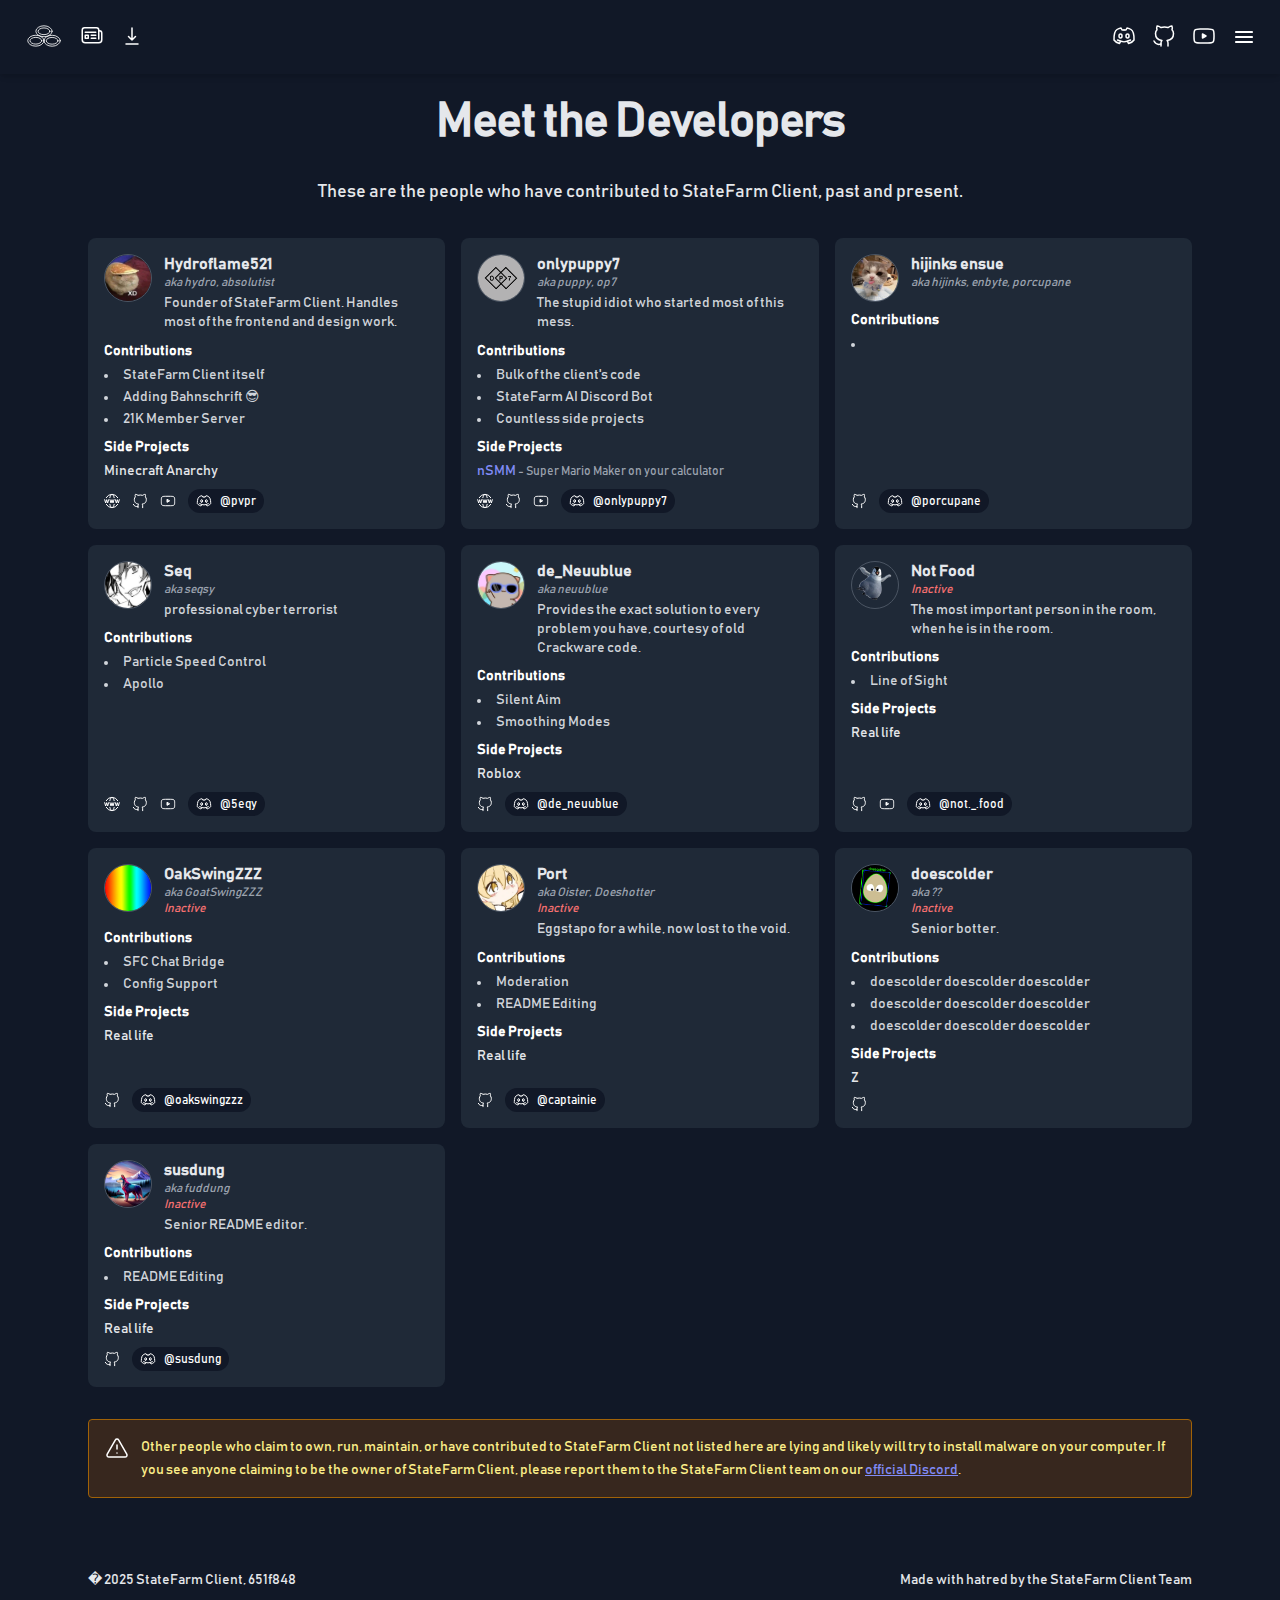
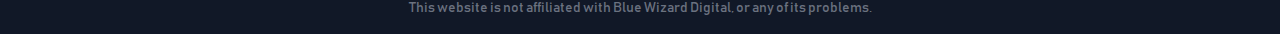
<file: about/devs/index.html>
<!DOCTYPE html><html lang="en" class="dark h-full"><head>
    <meta charset="UTF-8">
<meta name="viewport" content="width=device-width, initial-scale=1">
<title>About/Devs - StateFarm Client</title>
<link rel="icon" type="image/png" href="images/favicon.png">

<script src="js/tailwind.js"></script>

<link href="css/styles.css" rel="stylesheet">

<!-- seo crap -->

<meta name="description" content="StateFarm Client is a utility mod for Shell Shockers that enhances your gameplay experience with handy tools and overlays.">
<meta name="keywords" content="StateFarm Client, Shell Shockers, FPS, mod, utility">
<meta name="author" content="Hydroflame521">
<meta property="og:image" content="images/logo.png">
<meta name="twitter:image" content="/assets/logo.png">
</head>

<body class="min-h-screen flex flex-col bg-gray-900">
    

<nav class="bg-gray-900 flex items-center px-6 py-4 shadow-md relative">
    <div class="flex items-center space-x-4">
        
        <a href="/" class="hover:text-red-400 group relative flex items-center
                " style="padding-bottom: 2px;">
            <img src="images/statefarm.svg" alt="Home" class="h-10 icon-white transition-filter">
            <span class="absolute top-full mt-1 left-1/2 -translate-x-1/2 transform text-xs px-2 py-1 bg-gray-800 text-red-400 rounded opacity-0 group-hover:opacity-100 transition pointer-events-none whitespace-nowrap">
                Home
            </span>
        </a>
        
        <a href="/news" class="hover:text-indigo-400 group relative flex items-center
                " style="padding-bottom: 2px;">
            <img src="images/news.svg" alt="News" class="h-6 w-6 icon-white transition-filter">
            <span class="absolute top-full mt-1 left-1/2 -translate-x-1/2 transform text-xs px-2 py-1 bg-gray-800 text-indigo-400 rounded opacity-0 group-hover:opacity-100 transition pointer-events-none whitespace-nowrap">
                News
            </span>
        </a>
        
        <a href="/install" class="hover:text-indigo-400 group relative flex items-center
                " style="padding-bottom: 2px;">
            <img src="images/download.svg" alt="Install" class="h-6 w-6 icon-white transition-filter">
            <span class="absolute top-full mt-1 left-1/2 -translate-x-1/2 transform text-xs px-2 py-1 bg-gray-800 text-indigo-400 rounded opacity-0 group-hover:opacity-100 transition pointer-events-none whitespace-nowrap">
                Install
            </span>
        </a>
        

    </div>

    <ul class="ml-auto flex space-x-4 items-center">
        
        <a href="/discord" class="hover:text-indigo-400 group relative flex items-center
                " style="padding-bottom: 2px;">
            <img src="images/discord.svg" alt="Discord" class="h-6 w-6 icon-white transition-filter">
            <span class="absolute top-full mt-1 left-1/2 -translate-x-1/2 transform text-xs px-2 py-1 bg-gray-800 text-indigo-400 rounded opacity-0 group-hover:opacity-100 transition pointer-events-none whitespace-nowrap">
                Discord
            </span>
        </a>
        
        <a href="/github" class="hover:text-indigo-400 group relative flex items-center
                " style="padding-bottom: 2px;">
            <img src="images/github.svg" alt="GitHub" class="h-6 w-6 icon-white transition-filter">
            <span class="absolute top-full mt-1 left-1/2 -translate-x-1/2 transform text-xs px-2 py-1 bg-gray-800 text-indigo-400 rounded opacity-0 group-hover:opacity-100 transition pointer-events-none whitespace-nowrap">
                GitHub
            </span>
        </a>
        
        <a href="/youtube" class="hover:text-red-400 group relative flex items-center
                " style="padding-bottom: 2px;">
            <img src="images/youtube.svg" alt="YouTube" class="h-6 w-6 icon-white transition-filter">
            <span class="absolute top-full mt-1 left-1/2 -translate-x-1/2 transform text-xs px-2 py-1 bg-gray-800 text-red-400 rounded opacity-0 group-hover:opacity-100 transition pointer-events-none whitespace-nowrap">
                YouTube
            </span>
        </a>
        


        <button id="burgerBtn" class="ml-2 hover:text-indigo-400 group relative flex items-center">
            <img src="images/menu.svg" alt="More" class="h-6 w-6 icon-white transition-filter" id="burgerIcon">
            <span class="absolute top-full mt-1 left-1/2 -translate-x-1/2 transform text-xs px-2 py-1 bg-gray-800 text-indigo-400 rounded opacity-0 group-hover:opacity-100 transition pointer-events-none whitespace-nowrap">
                More
            </span>
        </button>

        <div id="burgerMenu" class="absolute top-full right-6 mt-2 w-64 bg-gray-800 rounded-lg shadow-lg z-50 hidden text-sm divide-y divide-gray-700">
            
            <div class="p-4">
                <a href="/install" class="flex items-center gap-2 text-indigo-400 hover:underline
                 " style="padding-bottom: 2px;">
                    <img src="images/download.svg" class="h-5 w-5 icon-white">
                    <span>Install</span>
                </a>
                
            </div>
            
            <div class="p-4">
                <a href="/about" class="flex items-center gap-2 text-indigo-400 hover:underline
                 " style="padding-bottom: 2px;">
                    <img src="images/info.svg" class="h-5 w-5 icon-white">
                    <span>About</span>
                </a>
                
                <ul class="ml-6 mt-2 space-y-1">
                    
                    <li>
                        <a href="/about/devs" class="text-gray-300 hover:text-indigo-300 block
                         pl-2 border-l-2 border-indigo-300" style="padding-bottom: 2px;">
                            Meet the Devs
                        </a>
                    </li>
                    
                    <li>
                        <a href="/about/projects" class="text-gray-300 hover:text-indigo-300 block
                         " style="padding-bottom: 2px;">
                            Our Projects
                        </a>
                    </li>
                    
                </ul>
                
            </div>
            
        </div>

</ul></nav>

<script>
    const burgerBtn = document.getElementById('burgerBtn');
    const burgerMenu = document.getElementById('burgerMenu');
    const burgerIcon = document.getElementById('burgerIcon');

    let isOpen = false;

    burgerBtn.addEventListener('click', () => {
        burgerMenu.classList.toggle('hidden');

        if (!isOpen) {
            burgerIcon.classList.remove('burger-spin-reverse');

            void burgerIcon.offsetWidth;
            burgerIcon.classList.add('burger-spin');
        } else {
            burgerIcon.classList.remove('burger-spin');

            void burgerIcon.offsetWidth;
            burgerIcon.classList.add('burger-spin-reverse');
        }

        isOpen = !isOpen;
    });

    document.addEventListener('click', e => {
        if (!burgerMenu.contains(e.target) && !burgerBtn.contains(e.target)) {
            if (!burgerMenu.classList.contains('hidden')) {
                burgerMenu.classList.add('hidden');

                burgerIcon.classList.remove('burger-spin');
                void burgerIcon.offsetWidth;
                burgerIcon.classList.add('burger-spin-reverse');

                isOpen = false;
            }
        }
    });
</script>

    <main class="flex-grow text-gray-200 font-bahnschrift">
        

<div class="max-w-6xl mx-auto p-6 space-y-8 text-gray-200">
    <h1 class="text-5xl font-extrabold tracking-tight text-center mb-8">Meet the Developers</h1>

    <p class="text-lg text-center max-w-3xl mx-auto mb-10">
        These are the people who have contributed to StateFarm Client, past and present.
    </p>

    <!-- <p class="text-sm text-center text-gray-400">
        
    </p> -->

    <div class="grid grid-cols-1 sm:grid-cols-2 lg:grid-cols-3 gap-4">
        
        <div class="bg-gray-800 rounded-lg p-4 space-y-2 text-sm flex flex-col justify-between">
            <div>
                <div class="flex items-start space-x-3">
                    <img src="images/hydro.png" alt="Hydroflame521's PFP" class="h-12 w-12 rounded-full border border-gray-600">
                    <div class="flex-1">
                        <h2 class="text-base font-semibold leading-tight">Hydroflame521</h2>
                        
                        <p class="text-xs text-gray-400 italic">aka hydro, absolutist</p>
                        
                        
                        <p class="mt-1 text-sm leading-snug text-gray-300">Founder of StateFarm Client. Handles most of the frontend and design work.</p>
                    </div>
                </div>

                <div>
                    <h3 class="text-sm font-semibold mt-2 mb-1 text-white">Contributions</h3>
                    <ul class="list-disc list-inside text-gray-300 space-y-0.5">
                        
                        <li>StateFarm Client itself</li>
                        
                        <li>Adding Bahnschrift 😎</li>
                        
                        <li>21K Member Server</li>
                        
                    </ul>
                </div>

                
                <div>
                    <h3 class="text-sm font-semibold mt-2 mb-1 text-white">Side Projects</h3>
                    <ul class="space-y-0.5">
                        
                        <li>
                            
                            <span>Minecraft Anarchy</span>
                            
                            
                        </li>
                        
                    </ul>
                </div>
                
            </div>

            
            <div class="flex items-center space-x-3 mt-2">
                
                <a href="https://foenem.vip" title="Website" class="hover:text-indigo-400" style="filter: invert(1);">
                    <img src="images/www.svg" class="h-4 w-4">
                </a>
                
                
                <a href="https://github.com/Hydroflame521" title="GitHub" class="hover:text-indigo-400" style="filter: invert(1);">
                    <img src="images/github.svg" class="h-4 w-4">
                </a>
                
                
                <a href="https://youtube.com/@Hydroflame521" title="YouTube" class="hover:text-indigo-400" style="filter: invert(1);">
                    <img src="images/youtube.svg" class="h-4 w-4">
                </a>
                
                
                <span class="flex items-center space-x-2 bg-gray-900 text-white rounded-full px-2 py-1 text-xs font-medium">
                    <img src="images/discord.svg" class="h-4 w-4" style="filter: invert(1);" alt="Discord">
                    <span>@pvpr</span>
                </span>
                
            </div>
            
        </div>

        
        <div class="bg-gray-800 rounded-lg p-4 space-y-2 text-sm flex flex-col justify-between">
            <div>
                <div class="flex items-start space-x-3">
                    <img src="images/onlypuppy7.png" alt="onlypuppy7's PFP" class="h-12 w-12 rounded-full border border-gray-600">
                    <div class="flex-1">
                        <h2 class="text-base font-semibold leading-tight">onlypuppy7</h2>
                        
                        <p class="text-xs text-gray-400 italic">aka puppy, op7</p>
                        
                        
                        <p class="mt-1 text-sm leading-snug text-gray-300">The stupid idiot who started most of this mess.</p>
                    </div>
                </div>

                <div>
                    <h3 class="text-sm font-semibold mt-2 mb-1 text-white">Contributions</h3>
                    <ul class="list-disc list-inside text-gray-300 space-y-0.5">
                        
                        <li>Bulk of the client's code</li>
                        
                        <li>StateFarm AI Discord Bot</li>
                        
                        <li>Countless side projects</li>
                        
                    </ul>
                </div>

                
                <div>
                    <h3 class="text-sm font-semibold mt-2 mb-1 text-white">Side Projects</h3>
                    <ul class="space-y-0.5">
                        
                        <li>
                            
                            <a href="https://github.com/onlypuppy7/nSMM" class="text-indigo-400 hover:underline">
                                nSMM
                            </a>
                            
                            
                            <span class="text-xs text-gray-400">- Super Mario Maker on your calculator</span>
                            
                        </li>
                        
                    </ul>
                </div>
                
            </div>

            
            <div class="flex items-center space-x-3 mt-2">
                
                <a href="https://onlypuppy7.online" title="Website" class="hover:text-indigo-400" style="filter: invert(1);">
                    <img src="images/www.svg" class="h-4 w-4">
                </a>
                
                
                <a href="https://github.com/onlypuppy7" title="GitHub" class="hover:text-indigo-400" style="filter: invert(1);">
                    <img src="images/github.svg" class="h-4 w-4">
                </a>
                
                
                <a href="https://youtube.com/@onlypuppy7" title="YouTube" class="hover:text-indigo-400" style="filter: invert(1);">
                    <img src="images/youtube.svg" class="h-4 w-4">
                </a>
                
                
                <span class="flex items-center space-x-2 bg-gray-900 text-white rounded-full px-2 py-1 text-xs font-medium">
                    <img src="images/discord.svg" class="h-4 w-4" style="filter: invert(1);" alt="Discord">
                    <span>@onlypuppy7</span>
                </span>
                
            </div>
            
        </div>

        
        <div class="bg-gray-800 rounded-lg p-4 space-y-2 text-sm flex flex-col justify-between">
            <div>
                <div class="flex items-start space-x-3">
                    <img src="images/hijinks.png" alt="hijinks ensue's PFP" class="h-12 w-12 rounded-full border border-gray-600">
                    <div class="flex-1">
                        <h2 class="text-base font-semibold leading-tight">hijinks ensue</h2>
                        
                        <p class="text-xs text-gray-400 italic">aka hijinks, enbyte, porcupane</p>
                        
                        
                        <p class="mt-1 text-sm leading-snug text-gray-300"></p>
                    </div>
                </div>

                <div>
                    <h3 class="text-sm font-semibold mt-2 mb-1 text-white">Contributions</h3>
                    <ul class="list-disc list-inside text-gray-300 space-y-0.5">
                        
                        <li></li>
                        
                    </ul>
                </div>

                
            </div>

            
            <div class="flex items-center space-x-3 mt-2">
                
                
                <a href="https://github.com/enbyte" title="GitHub" class="hover:text-indigo-400" style="filter: invert(1);">
                    <img src="images/github.svg" class="h-4 w-4">
                </a>
                
                
                
                <span class="flex items-center space-x-2 bg-gray-900 text-white rounded-full px-2 py-1 text-xs font-medium">
                    <img src="images/discord.svg" class="h-4 w-4" style="filter: invert(1);" alt="Discord">
                    <span>@porcupane</span>
                </span>
                
            </div>
            
        </div>

        
        <div class="bg-gray-800 rounded-lg p-4 space-y-2 text-sm flex flex-col justify-between">
            <div>
                <div class="flex items-start space-x-3">
                    <img src="images/seq.png" alt="Seq's PFP" class="h-12 w-12 rounded-full border border-gray-600">
                    <div class="flex-1">
                        <h2 class="text-base font-semibold leading-tight">Seq</h2>
                        
                        <p class="text-xs text-gray-400 italic">aka seqsy</p>
                        
                        
                        <p class="mt-1 text-sm leading-snug text-gray-300">professional cyber terrorist</p>
                    </div>
                </div>

                <div>
                    <h3 class="text-sm font-semibold mt-2 mb-1 text-white">Contributions</h3>
                    <ul class="list-disc list-inside text-gray-300 space-y-0.5">
                        
                        <li>Particle Speed Control</li>
                        
                        <li>Apollo</li>
                        
                    </ul>
                </div>

                
            </div>

            
            <div class="flex items-center space-x-3 mt-2">
                
                <a href="https://seqsy.de" title="Website" class="hover:text-indigo-400" style="filter: invert(1);">
                    <img src="images/www.svg" class="h-4 w-4">
                </a>
                
                
                <a href="https://github.com/TheRealSeq" title="GitHub" class="hover:text-indigo-400" style="filter: invert(1);">
                    <img src="images/github.svg" class="h-4 w-4">
                </a>
                
                
                <a href="https://www.youtube.com/@GhosthunterZero" title="YouTube" class="hover:text-indigo-400" style="filter: invert(1);">
                    <img src="images/youtube.svg" class="h-4 w-4">
                </a>
                
                
                <span class="flex items-center space-x-2 bg-gray-900 text-white rounded-full px-2 py-1 text-xs font-medium">
                    <img src="images/discord.svg" class="h-4 w-4" style="filter: invert(1);" alt="Discord">
                    <span>@5eqy</span>
                </span>
                
            </div>
            
        </div>

        
        <div class="bg-gray-800 rounded-lg p-4 space-y-2 text-sm flex flex-col justify-between">
            <div>
                <div class="flex items-start space-x-3">
                    <img src="images/neuublue.png" alt="de_Neuublue's PFP" class="h-12 w-12 rounded-full border border-gray-600">
                    <div class="flex-1">
                        <h2 class="text-base font-semibold leading-tight">de_Neuublue</h2>
                        
                        <p class="text-xs text-gray-400 italic">aka neuublue</p>
                        
                        
                        <p class="mt-1 text-sm leading-snug text-gray-300">Provides the exact solution to every problem you have, courtesy of old Crackware code.</p>
                    </div>
                </div>

                <div>
                    <h3 class="text-sm font-semibold mt-2 mb-1 text-white">Contributions</h3>
                    <ul class="list-disc list-inside text-gray-300 space-y-0.5">
                        
                        <li>Silent Aim</li>
                        
                        <li>Smoothing Modes</li>
                        
                    </ul>
                </div>

                
                <div>
                    <h3 class="text-sm font-semibold mt-2 mb-1 text-white">Side Projects</h3>
                    <ul class="space-y-0.5">
                        
                        <li>
                            
                            <span>Roblox</span>
                            
                            
                        </li>
                        
                    </ul>
                </div>
                
            </div>

            
            <div class="flex items-center space-x-3 mt-2">
                
                
                <a href="https://github.com/neuublue" title="GitHub" class="hover:text-indigo-400" style="filter: invert(1);">
                    <img src="images/github.svg" class="h-4 w-4">
                </a>
                
                
                
                <span class="flex items-center space-x-2 bg-gray-900 text-white rounded-full px-2 py-1 text-xs font-medium">
                    <img src="images/discord.svg" class="h-4 w-4" style="filter: invert(1);" alt="Discord">
                    <span>@de_neuublue</span>
                </span>
                
            </div>
            
        </div>

        
        <div class="bg-gray-800 rounded-lg p-4 space-y-2 text-sm flex flex-col justify-between">
            <div>
                <div class="flex items-start space-x-3">
                    <img src="images/notfood.png" alt="Not Food's PFP" class="h-12 w-12 rounded-full border border-gray-600">
                    <div class="flex-1">
                        <h2 class="text-base font-semibold leading-tight">Not Food</h2>
                        
                        
                        <p class="text-xs text-red-400 italic">Inactive</p>
                        
                        <p class="mt-1 text-sm leading-snug text-gray-300">The most important person in the room, when he is in the room.</p>
                    </div>
                </div>

                <div>
                    <h3 class="text-sm font-semibold mt-2 mb-1 text-white">Contributions</h3>
                    <ul class="list-disc list-inside text-gray-300 space-y-0.5">
                        
                        <li>Line of Sight</li>
                        
                    </ul>
                </div>

                
                <div>
                    <h3 class="text-sm font-semibold mt-2 mb-1 text-white">Side Projects</h3>
                    <ul class="space-y-0.5">
                        
                        <li>
                            
                            <span>Real life</span>
                            
                            
                        </li>
                        
                    </ul>
                </div>
                
            </div>

            
            <div class="flex items-center space-x-3 mt-2">
                
                
                <a href="https://github.com/N0TFOOD" title="GitHub" class="hover:text-indigo-400" style="filter: invert(1);">
                    <img src="images/github.svg" class="h-4 w-4">
                </a>
                
                
                <a href="https://www.youtube.com/@evilshockers" title="YouTube" class="hover:text-indigo-400" style="filter: invert(1);">
                    <img src="images/youtube.svg" class="h-4 w-4">
                </a>
                
                
                <span class="flex items-center space-x-2 bg-gray-900 text-white rounded-full px-2 py-1 text-xs font-medium">
                    <img src="images/discord.svg" class="h-4 w-4" style="filter: invert(1);" alt="Discord">
                    <span>@not._.food</span>
                </span>
                
            </div>
            
        </div>

        
        <div class="bg-gray-800 rounded-lg p-4 space-y-2 text-sm flex flex-col justify-between">
            <div>
                <div class="flex items-start space-x-3">
                    <img src="images/oakswingzzz.png" alt="OakSwingZZZ's PFP" class="h-12 w-12 rounded-full border border-gray-600">
                    <div class="flex-1">
                        <h2 class="text-base font-semibold leading-tight">OakSwingZZZ</h2>
                        
                        <p class="text-xs text-gray-400 italic">aka GoatSwingZZZ</p>
                        
                        
                        <p class="text-xs text-red-400 italic">Inactive</p>
                        
                        <p class="mt-1 text-sm leading-snug text-gray-300"></p>
                    </div>
                </div>

                <div>
                    <h3 class="text-sm font-semibold mt-2 mb-1 text-white">Contributions</h3>
                    <ul class="list-disc list-inside text-gray-300 space-y-0.5">
                        
                        <li>SFC Chat Bridge</li>
                        
                        <li>Config Support</li>
                        
                    </ul>
                </div>

                
                <div>
                    <h3 class="text-sm font-semibold mt-2 mb-1 text-white">Side Projects</h3>
                    <ul class="space-y-0.5">
                        
                        <li>
                            
                            <span>Real life</span>
                            
                            
                        </li>
                        
                    </ul>
                </div>
                
            </div>

            
            <div class="flex items-center space-x-3 mt-2">
                
                
                <a href="https://github.com/OakSwingZZZ" title="GitHub" class="hover:text-indigo-400" style="filter: invert(1);">
                    <img src="images/github.svg" class="h-4 w-4">
                </a>
                
                
                
                <span class="flex items-center space-x-2 bg-gray-900 text-white rounded-full px-2 py-1 text-xs font-medium">
                    <img src="images/discord.svg" class="h-4 w-4" style="filter: invert(1);" alt="Discord">
                    <span>@oakswingzzz</span>
                </span>
                
            </div>
            
        </div>

        
        <div class="bg-gray-800 rounded-lg p-4 space-y-2 text-sm flex flex-col justify-between">
            <div>
                <div class="flex items-start space-x-3">
                    <img src="images/port.png" alt="Port's PFP" class="h-12 w-12 rounded-full border border-gray-600">
                    <div class="flex-1">
                        <h2 class="text-base font-semibold leading-tight">Port</h2>
                        
                        <p class="text-xs text-gray-400 italic">aka Oister, Doeshotter</p>
                        
                        
                        <p class="text-xs text-red-400 italic">Inactive</p>
                        
                        <p class="mt-1 text-sm leading-snug text-gray-300">Eggstapo for a while, now lost to the void.</p>
                    </div>
                </div>

                <div>
                    <h3 class="text-sm font-semibold mt-2 mb-1 text-white">Contributions</h3>
                    <ul class="list-disc list-inside text-gray-300 space-y-0.5">
                        
                        <li>Moderation</li>
                        
                        <li>README Editing</li>
                        
                    </ul>
                </div>

                
                <div>
                    <h3 class="text-sm font-semibold mt-2 mb-1 text-white">Side Projects</h3>
                    <ul class="space-y-0.5">
                        
                        <li>
                            
                            <span>Real life</span>
                            
                            
                        </li>
                        
                    </ul>
                </div>
                
            </div>

            
            <div class="flex items-center space-x-3 mt-2">
                
                
                <a href="https://github.com/portending" title="GitHub" class="hover:text-indigo-400" style="filter: invert(1);">
                    <img src="images/github.svg" class="h-4 w-4">
                </a>
                
                
                
                <span class="flex items-center space-x-2 bg-gray-900 text-white rounded-full px-2 py-1 text-xs font-medium">
                    <img src="images/discord.svg" class="h-4 w-4" style="filter: invert(1);" alt="Discord">
                    <span>@captainie</span>
                </span>
                
            </div>
            
        </div>

        
        <div class="bg-gray-800 rounded-lg p-4 space-y-2 text-sm flex flex-col justify-between">
            <div>
                <div class="flex items-start space-x-3">
                    <img src="images/doescolder.png" alt="doescolder's PFP" class="h-12 w-12 rounded-full border border-gray-600">
                    <div class="flex-1">
                        <h2 class="text-base font-semibold leading-tight">doescolder</h2>
                        
                        <p class="text-xs text-gray-400 italic">aka ??</p>
                        
                        
                        <p class="text-xs text-red-400 italic">Inactive</p>
                        
                        <p class="mt-1 text-sm leading-snug text-gray-300">Senior botter.</p>
                    </div>
                </div>

                <div>
                    <h3 class="text-sm font-semibold mt-2 mb-1 text-white">Contributions</h3>
                    <ul class="list-disc list-inside text-gray-300 space-y-0.5">
                        
                        <li>doescolder doescolder doescolder</li>
                        
                        <li>doescolder doescolder doescolder</li>
                        
                        <li>doescolder doescolder doescolder</li>
                        
                    </ul>
                </div>

                
                <div>
                    <h3 class="text-sm font-semibold mt-2 mb-1 text-white">Side Projects</h3>
                    <ul class="space-y-0.5">
                        
                        <li>
                            
                            <span>Z</span>
                            
                            
                        </li>
                        
                    </ul>
                </div>
                
            </div>

            
            <div class="flex items-center space-x-3 mt-2">
                
                
                <a href="https://github.com/deathlyhate" title="GitHub" class="hover:text-indigo-400" style="filter: invert(1);">
                    <img src="images/github.svg" class="h-4 w-4">
                </a>
                
                
                
            </div>
            
        </div>

        
        <div class="bg-gray-800 rounded-lg p-4 space-y-2 text-sm flex flex-col justify-between">
            <div>
                <div class="flex items-start space-x-3">
                    <img src="images/susdung.png" alt="susdung's PFP" class="h-12 w-12 rounded-full border border-gray-600">
                    <div class="flex-1">
                        <h2 class="text-base font-semibold leading-tight">susdung</h2>
                        
                        <p class="text-xs text-gray-400 italic">aka fuddung</p>
                        
                        
                        <p class="text-xs text-red-400 italic">Inactive</p>
                        
                        <p class="mt-1 text-sm leading-snug text-gray-300">Senior README editor.</p>
                    </div>
                </div>

                <div>
                    <h3 class="text-sm font-semibold mt-2 mb-1 text-white">Contributions</h3>
                    <ul class="list-disc list-inside text-gray-300 space-y-0.5">
                        
                        <li>README Editing</li>
                        
                    </ul>
                </div>

                
                <div>
                    <h3 class="text-sm font-semibold mt-2 mb-1 text-white">Side Projects</h3>
                    <ul class="space-y-0.5">
                        
                        <li>
                            
                            <span>Real life</span>
                            
                            
                        </li>
                        
                    </ul>
                </div>
                
            </div>

            
            <div class="flex items-center space-x-3 mt-2">
                
                
                <a href="https://github.com/Fuddung" title="GitHub" class="hover:text-indigo-400" style="filter: invert(1);">
                    <img src="images/github.svg" class="h-4 w-4">
                </a>
                
                
                
                <span class="flex items-center space-x-2 bg-gray-900 text-white rounded-full px-2 py-1 text-xs font-medium">
                    <img src="images/discord.svg" class="h-4 w-4" style="filter: invert(1);" alt="Discord">
                    <span>@susdung</span>
                </span>
                
            </div>
            
        </div>

        
    </div>

    <div class="flex items-start bg-yellow-900/40 border border-yellow-700 text-yellow-200 rounded p-4 mt-10">
        <img src="images/warning.svg" class="h-6 w-6 mr-3" style="filter: invert(1);" alt="Caution">
        <p class="text-sm leading-relaxed">
            Other people who claim to own, run, maintain, or have contributed to StateFarm Client not listed here are
            lying and likely will try to install malware on your computer. If you see anyone claiming to be the owner of
            StateFarm Client, please report them to the StateFarm Client team on our <a href="/discord" class="underline text-indigo-400">official Discord</a>.
        </p>
    </div>
</div>
    </main>

    <footer class="bg-gray-900 text-sm py-4 mt-8">
  <div class="max-w-6xl mx-auto px-6 flex flex-col sm:flex-row justify-between items-center">
    <p>� 2025 StateFarm Client, 651f848</p>
    <p class="mt-2 sm:mt-0">Made with hatred by the StateFarm Client Team</p>
  </div>
  <!-- This website is not affiliated with Blue Wizard Digital, or any of its . -->
    <p class="text-center text-gray-500 mt-2">This website is not affiliated with Blue Wizard Digital, or any of its problems.</p>
</footer>


</body></html>
</file>
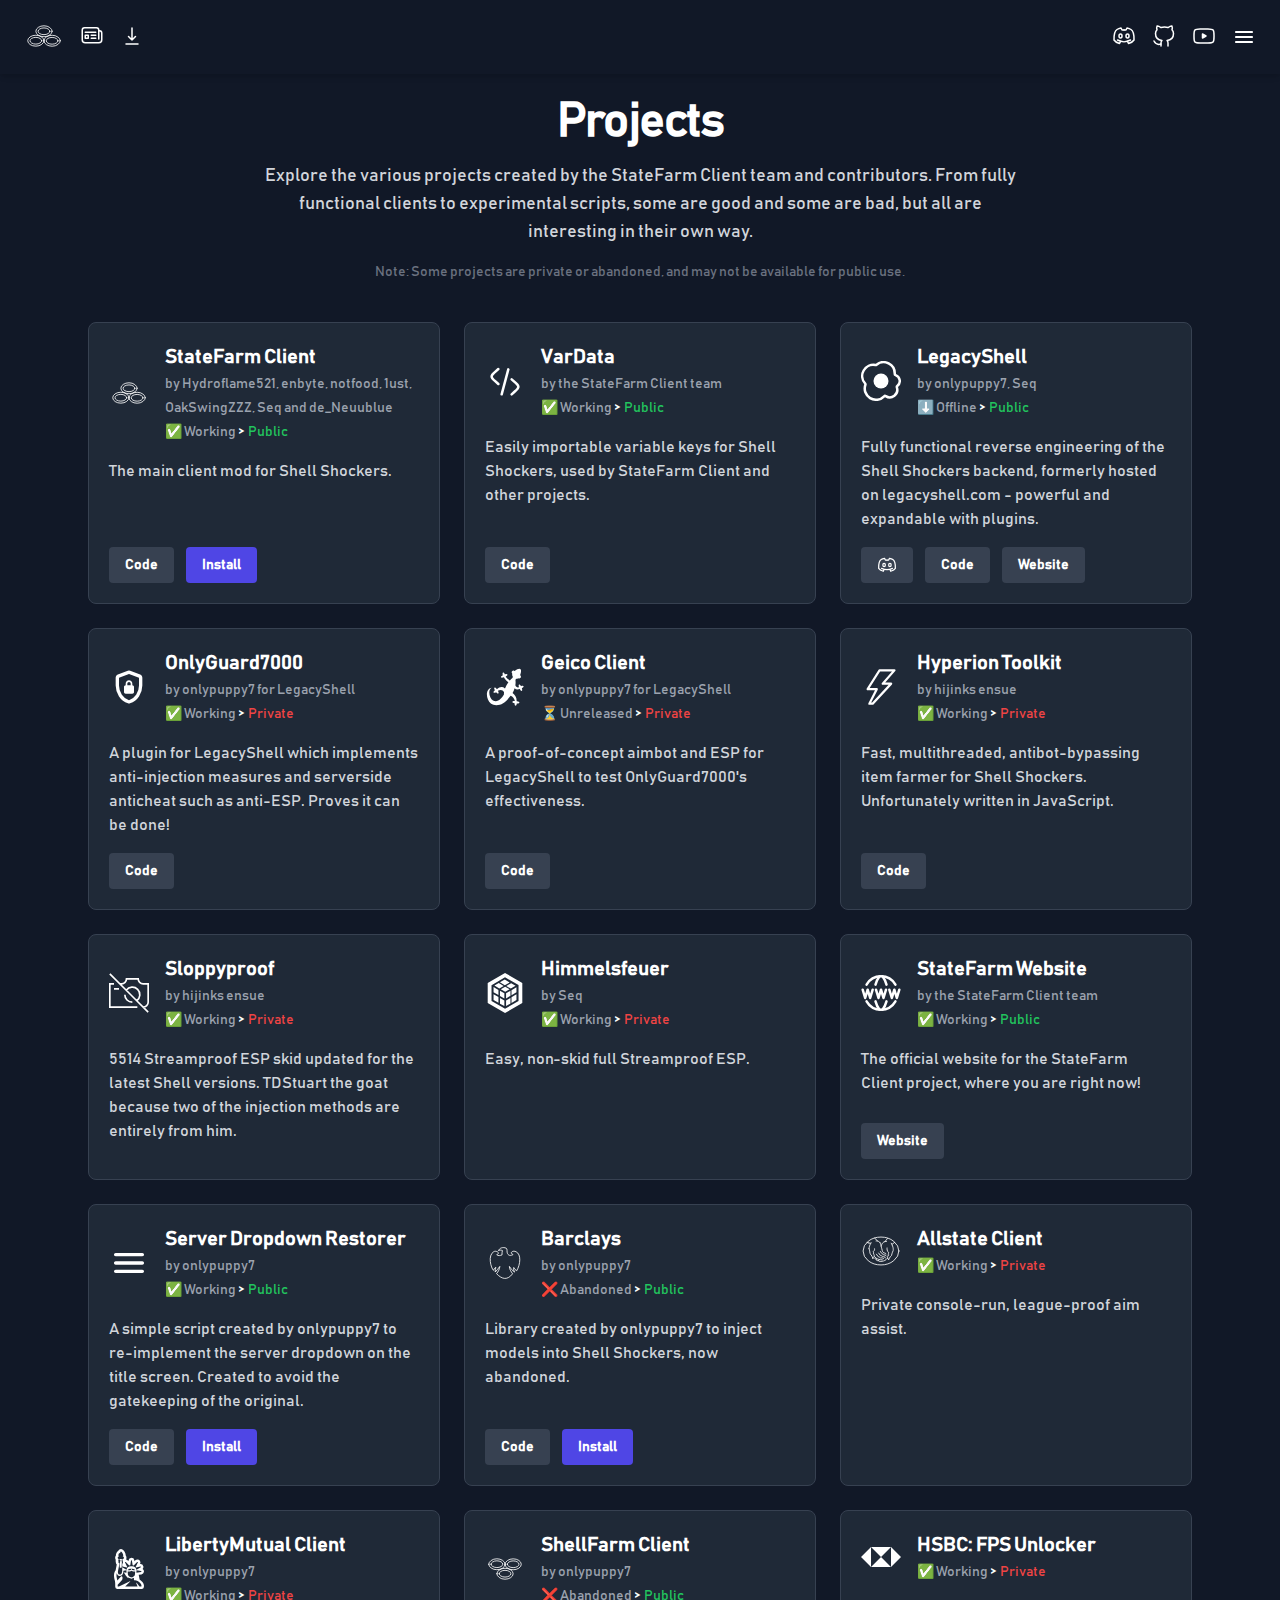
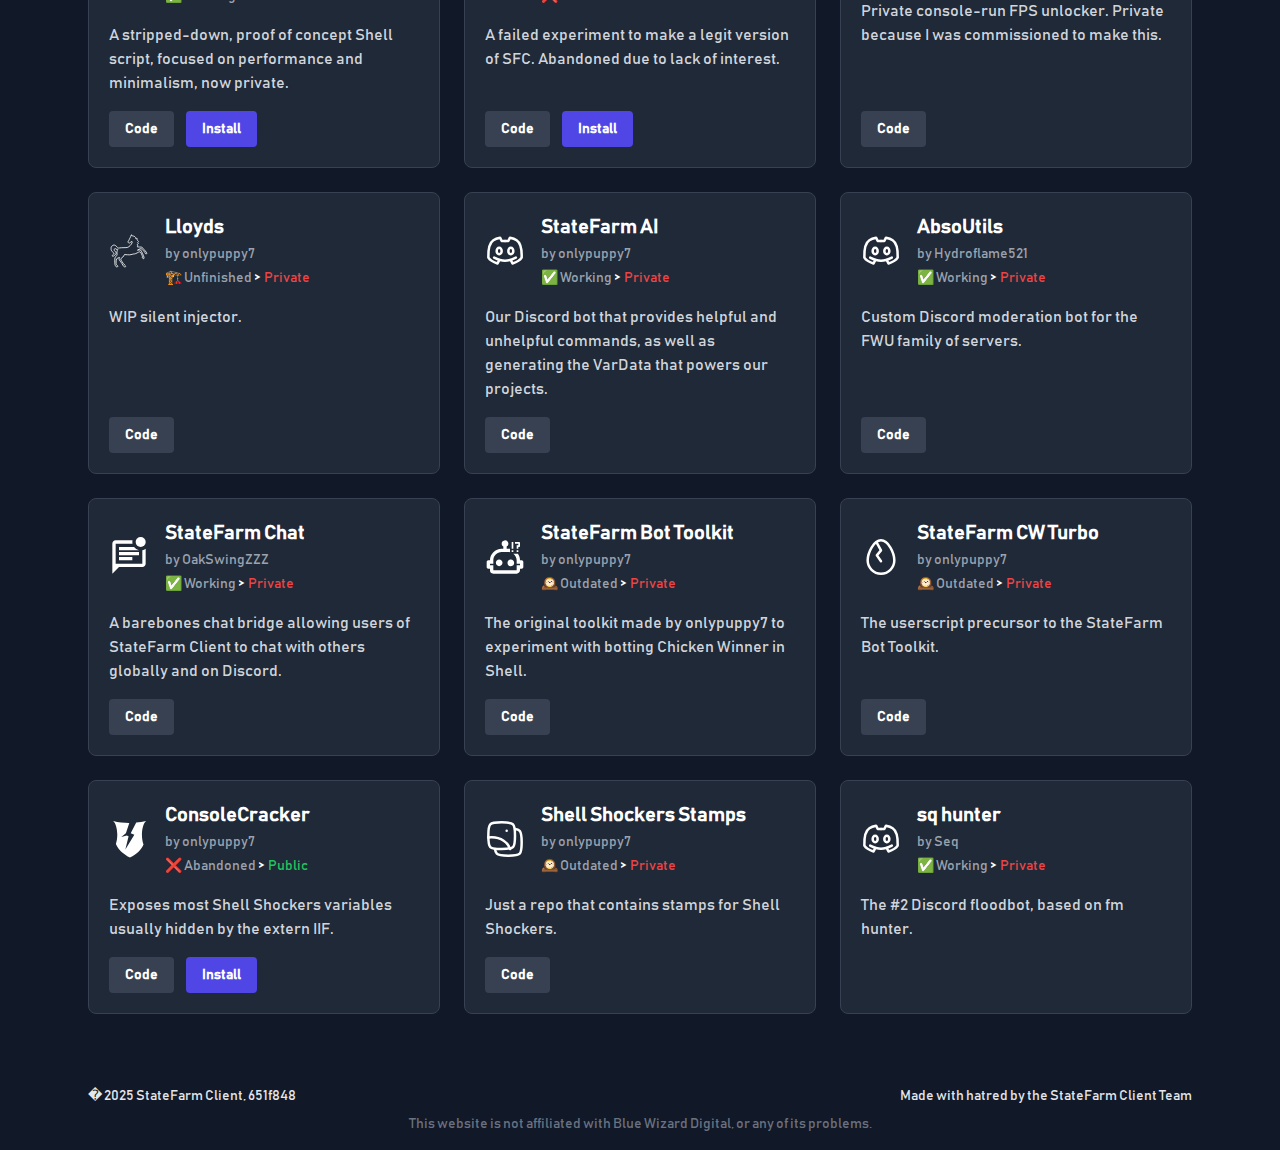
<file: about/projects/index.html>
<!DOCTYPE html><html lang="en" class="dark h-full"><head>
    <meta charset="UTF-8">
<meta name="viewport" content="width=device-width, initial-scale=1">
<title>About/Projects - StateFarm Client</title>
<link rel="icon" type="image/png" href="images/favicon.png">

<script src="js/tailwind.js"></script>

<link href="css/styles.css" rel="stylesheet">

<!-- seo crap -->

<meta name="description" content="StateFarm Client is a utility mod for Shell Shockers that enhances your gameplay experience with handy tools and overlays.">
<meta name="keywords" content="StateFarm Client, Shell Shockers, FPS, mod, utility">
<meta name="author" content="Hydroflame521">
<meta property="og:image" content="images/logo.png">
<meta name="twitter:image" content="/assets/logo.png">
</head>

<body class="min-h-screen flex flex-col bg-gray-900">
    

<nav class="bg-gray-900 flex items-center px-6 py-4 shadow-md relative">
    <div class="flex items-center space-x-4">
        
        <a href="/" class="hover:text-red-400 group relative flex items-center
                " style="padding-bottom: 2px;">
            <img src="images/statefarm.svg" alt="Home" class="h-10 icon-white transition-filter">
            <span class="absolute top-full mt-1 left-1/2 -translate-x-1/2 transform text-xs px-2 py-1 bg-gray-800 text-red-400 rounded opacity-0 group-hover:opacity-100 transition pointer-events-none whitespace-nowrap">
                Home
            </span>
        </a>
        
        <a href="/news" class="hover:text-indigo-400 group relative flex items-center
                " style="padding-bottom: 2px;">
            <img src="images/news.svg" alt="News" class="h-6 w-6 icon-white transition-filter">
            <span class="absolute top-full mt-1 left-1/2 -translate-x-1/2 transform text-xs px-2 py-1 bg-gray-800 text-indigo-400 rounded opacity-0 group-hover:opacity-100 transition pointer-events-none whitespace-nowrap">
                News
            </span>
        </a>
        
        <a href="/install" class="hover:text-indigo-400 group relative flex items-center
                " style="padding-bottom: 2px;">
            <img src="images/download.svg" alt="Install" class="h-6 w-6 icon-white transition-filter">
            <span class="absolute top-full mt-1 left-1/2 -translate-x-1/2 transform text-xs px-2 py-1 bg-gray-800 text-indigo-400 rounded opacity-0 group-hover:opacity-100 transition pointer-events-none whitespace-nowrap">
                Install
            </span>
        </a>
        

    </div>

    <ul class="ml-auto flex space-x-4 items-center">
        
        <a href="/discord" class="hover:text-indigo-400 group relative flex items-center
                " style="padding-bottom: 2px;">
            <img src="images/discord.svg" alt="Discord" class="h-6 w-6 icon-white transition-filter">
            <span class="absolute top-full mt-1 left-1/2 -translate-x-1/2 transform text-xs px-2 py-1 bg-gray-800 text-indigo-400 rounded opacity-0 group-hover:opacity-100 transition pointer-events-none whitespace-nowrap">
                Discord
            </span>
        </a>
        
        <a href="/github" class="hover:text-indigo-400 group relative flex items-center
                " style="padding-bottom: 2px;">
            <img src="images/github.svg" alt="GitHub" class="h-6 w-6 icon-white transition-filter">
            <span class="absolute top-full mt-1 left-1/2 -translate-x-1/2 transform text-xs px-2 py-1 bg-gray-800 text-indigo-400 rounded opacity-0 group-hover:opacity-100 transition pointer-events-none whitespace-nowrap">
                GitHub
            </span>
        </a>
        
        <a href="/youtube" class="hover:text-red-400 group relative flex items-center
                " style="padding-bottom: 2px;">
            <img src="images/youtube.svg" alt="YouTube" class="h-6 w-6 icon-white transition-filter">
            <span class="absolute top-full mt-1 left-1/2 -translate-x-1/2 transform text-xs px-2 py-1 bg-gray-800 text-red-400 rounded opacity-0 group-hover:opacity-100 transition pointer-events-none whitespace-nowrap">
                YouTube
            </span>
        </a>
        


        <button id="burgerBtn" class="ml-2 hover:text-indigo-400 group relative flex items-center">
            <img src="images/menu.svg" alt="More" class="h-6 w-6 icon-white transition-filter" id="burgerIcon">
            <span class="absolute top-full mt-1 left-1/2 -translate-x-1/2 transform text-xs px-2 py-1 bg-gray-800 text-indigo-400 rounded opacity-0 group-hover:opacity-100 transition pointer-events-none whitespace-nowrap">
                More
            </span>
        </button>

        <div id="burgerMenu" class="absolute top-full right-6 mt-2 w-64 bg-gray-800 rounded-lg shadow-lg z-50 hidden text-sm divide-y divide-gray-700">
            
            <div class="p-4">
                <a href="/install" class="flex items-center gap-2 text-indigo-400 hover:underline
                 " style="padding-bottom: 2px;">
                    <img src="images/download.svg" class="h-5 w-5 icon-white">
                    <span>Install</span>
                </a>
                
            </div>
            
            <div class="p-4">
                <a href="/about" class="flex items-center gap-2 text-indigo-400 hover:underline
                 " style="padding-bottom: 2px;">
                    <img src="images/info.svg" class="h-5 w-5 icon-white">
                    <span>About</span>
                </a>
                
                <ul class="ml-6 mt-2 space-y-1">
                    
                    <li>
                        <a href="/about/devs" class="text-gray-300 hover:text-indigo-300 block
                         " style="padding-bottom: 2px;">
                            Meet the Devs
                        </a>
                    </li>
                    
                    <li>
                        <a href="/about/projects" class="text-gray-300 hover:text-indigo-300 block
                         pl-2 border-l-2 border-indigo-300" style="padding-bottom: 2px;">
                            Our Projects
                        </a>
                    </li>
                    
                </ul>
                
            </div>
            
        </div>

</ul></nav>

<script>
    const burgerBtn = document.getElementById('burgerBtn');
    const burgerMenu = document.getElementById('burgerMenu');
    const burgerIcon = document.getElementById('burgerIcon');

    let isOpen = false;

    burgerBtn.addEventListener('click', () => {
        burgerMenu.classList.toggle('hidden');

        if (!isOpen) {
            burgerIcon.classList.remove('burger-spin-reverse');

            void burgerIcon.offsetWidth;
            burgerIcon.classList.add('burger-spin');
        } else {
            burgerIcon.classList.remove('burger-spin');

            void burgerIcon.offsetWidth;
            burgerIcon.classList.add('burger-spin-reverse');
        }

        isOpen = !isOpen;
    });

    document.addEventListener('click', e => {
        if (!burgerMenu.contains(e.target) && !burgerBtn.contains(e.target)) {
            if (!burgerMenu.classList.contains('hidden')) {
                burgerMenu.classList.add('hidden');

                burgerIcon.classList.remove('burger-spin');
                void burgerIcon.offsetWidth;
                burgerIcon.classList.add('burger-spin-reverse');

                isOpen = false;
            }
        }
    });
</script>

    <main class="flex-grow text-gray-200 font-bahnschrift">
        

<div class="max-w-6xl mx-auto p-6 space-y-10 text-white font-bahnschrift">
    <section class="text-center space-y-4">
        <h1 class="text-5xl font-extrabold tracking-tight">Projects</h1>
        <p class="text-lg text-gray-300 max-w-3xl mx-auto">
            Explore the various projects created by the StateFarm Client team and contributors. From fully functional
            clients to experimental scripts, some are good and some are bad, but all are interesting in their
            own way.
        </p>
        <p class="text-sm text-gray-500">
            Note: Some projects are private or abandoned, and may not be available for public use.
        </p>
    </section>

    <section class="grid sm:grid-cols-2 lg:grid-cols-3 gap-6">
        
        <div class="bg-gray-800 border border-gray-700 rounded-lg p-5 flex flex-col space-y-4 hover:border-indigo-500 transition">
            <div class="flex items-center space-x-4">
                <img src="images/statefarm.svg" alt="StateFarm Client Icon" class="h-10 w-10 " style="filter: invert(1);">
                <div>
                    <h2 class="text-xl font-semibold">StateFarm Client</h2>
                    
                    <span class="text-sm text-gray-400">by Hydroflame521, enbyte, notfood, 1ust, OakSwingZZZ, Seq and de_Neuublue</span><br>
                    
                    <span class="text-sm text-gray-400" title="This project is working.">
                        
                        ✅ Working
                        
                    </span>
                    >
                    <!-- private? -->
                    
                    <span class="text-sm text-green-500" title="This project is public and accessible.">Public</span>
                    
                </div>
            </div>

            <p class="text-gray-300 flex-1">The main client mod for Shell Shockers.</p>

            <div class="flex space-x-3 mt-auto">
                
                
                <a href="/gitlab" target="_blank" class="bg-gray-700 hover:bg-indigo-600 text-white text-sm px-4 py-2 rounded font-semibold transition">Code</a>
                
                
                <a href="/install" class="bg-indigo-600 hover:bg-indigo-700 text-white text-sm px-4 py-2 rounded font-semibold transition">Install</a>
                
                
            </div>
        </div>
        
        <div class="bg-gray-800 border border-gray-700 rounded-lg p-5 flex flex-col space-y-4 hover:border-indigo-500 transition">
            <div class="flex items-center space-x-4">
                <img src="images/code.svg" alt="VarData Icon" class="h-10 w-10 " style="filter: invert(1);">
                <div>
                    <h2 class="text-xl font-semibold">VarData</h2>
                    
                    <span class="text-sm text-gray-400">by the StateFarm Client team</span><br>
                    
                    <span class="text-sm text-gray-400" title="This project is working.">
                        
                        ✅ Working
                        
                    </span>
                    >
                    <!-- private? -->
                    
                    <span class="text-sm text-green-500" title="This project is public and accessible.">Public</span>
                    
                </div>
            </div>

            <p class="text-gray-300 flex-1">Easily importable variable keys for Shell Shockers, used by StateFarm Client and other projects.</p>

            <div class="flex space-x-3 mt-auto">
                
                
                <a href="github.com/StateFarmNetwork/client-keys" target="_blank" class="bg-gray-700 hover:bg-indigo-600 text-white text-sm px-4 py-2 rounded font-semibold transition">Code</a>
                
                
                
            </div>
        </div>
        
        <div class="bg-gray-800 border border-gray-700 rounded-lg p-5 flex flex-col space-y-4 hover:border-indigo-500 transition">
            <div class="flex items-center space-x-4">
                <img src="images/yolk.svg" alt="LegacyShell Icon" class="h-10 w-10 " style="filter: invert(1);">
                <div>
                    <h2 class="text-xl font-semibold">LegacyShell</h2>
                    
                    <span class="text-sm text-gray-400">by onlypuppy7, Seq</span><br>
                    
                    <span class="text-sm text-gray-400" title="This project is currently offline or unreachable.">
                        
                        ⬇️ Offline
                        
                    </span>
                    >
                    <!-- private? -->
                    
                    <span class="text-sm text-green-500" title="This project is public and accessible.">Public</span>
                    
                </div>
            </div>

            <p class="text-gray-300 flex-1">Fully functional reverse engineering of the Shell Shockers backend, formerly hosted on legacyshell.com - powerful and expandable with plugins.</p>

            <div class="flex space-x-3 mt-auto">
                
                    <!-- use /icons/discord.svg instead of text -->
                <a href="https://dsc.gg/legacyshell" target="_blank" class="bg-gray-700 hover:bg-indigo-600 text-white text-sm px-4 py-2 rounded font-semibold transition flex items-center space-x-2">
                    <img src="images/discord.svg" class="h-5 w-5" style="filter: invert(100%);">
                
                
                </a><a href="https://github.com/onlypuppy7/LegacyShell" target="_blank" class="bg-gray-700 hover:bg-indigo-600 text-white text-sm px-4 py-2 rounded font-semibold transition">Code</a>
                
                
                
                <a href="https://legacyshell.com" target="_blank" class="bg-gray-700 hover:bg-indigo-600 text-white text-sm px-4 py-2 rounded font-semibold transition">Website</a>
                
            </div>
        </div>
        
        <div class="bg-gray-800 border border-gray-700 rounded-lg p-5 flex flex-col space-y-4 hover:border-indigo-500 transition">
            <div class="flex items-center space-x-4">
                <img src="images/security.svg" alt="OnlyGuard7000 Icon" class="h-10 w-10 " style="filter: invert(1);">
                <div>
                    <h2 class="text-xl font-semibold">OnlyGuard7000</h2>
                    
                    <span class="text-sm text-gray-400">by onlypuppy7 for LegacyShell</span><br>
                    
                    <span class="text-sm text-gray-400" title="This project is working.">
                        
                        ✅ Working
                        
                    </span>
                    >
                    <!-- private? -->
                    
                    <span class="text-sm text-red-500" title="This project is private and not publicly accessible.">Private</span>
                    
                </div>
            </div>

            <p class="text-gray-300 flex-1">A plugin for LegacyShell which implements anti-injection measures and serverside anticheat such as anti-ESP. Proves it can be done!</p>

            <div class="flex space-x-3 mt-auto">
                
                
                <a href="https://github.com/onlypuppy7/OnlyGuard7000" target="_blank" class="bg-gray-700 hover:bg-indigo-600 text-white text-sm px-4 py-2 rounded font-semibold transition">Code</a>
                
                
                
            </div>
        </div>
        
        <div class="bg-gray-800 border border-gray-700 rounded-lg p-5 flex flex-col space-y-4 hover:border-indigo-500 transition">
            <div class="flex items-center space-x-4">
                <img src="images/gecko.svg" alt="Geico Client Icon" class="h-10 w-10 " style="filter: invert(1);">
                <div>
                    <h2 class="text-xl font-semibold">Geico Client</h2>
                    
                    <span class="text-sm text-gray-400">by onlypuppy7 for LegacyShell</span><br>
                    
                    <span class="text-sm text-gray-400" title="This project has not been released yet.">
                        
                        ⏳ Unreleased
                        
                    </span>
                    >
                    <!-- private? -->
                    
                    <span class="text-sm text-red-500" title="This project is private and not publicly accessible.">Private</span>
                    
                </div>
            </div>

            <p class="text-gray-300 flex-1">A proof-of-concept aimbot and ESP for LegacyShell to test OnlyGuard7000's effectiveness.</p>

            <div class="flex space-x-3 mt-auto">
                
                
                <a href="https://github.com/onlypuppy7/GeicoClient" target="_blank" class="bg-gray-700 hover:bg-indigo-600 text-white text-sm px-4 py-2 rounded font-semibold transition">Code</a>
                
                
                
            </div>
        </div>
        
        <div class="bg-gray-800 border border-gray-700 rounded-lg p-5 flex flex-col space-y-4 hover:border-indigo-500 transition">
            <div class="flex items-center space-x-4">
                <img src="images/bolt.svg" alt="Hyperion Toolkit Icon" class="h-10 w-10 " style="filter: invert(1);">
                <div>
                    <h2 class="text-xl font-semibold">Hyperion Toolkit</h2>
                    
                    <span class="text-sm text-gray-400">by hijinks ensue</span><br>
                    
                    <span class="text-sm text-gray-400" title="This project is working.">
                        
                        ✅ Working
                        
                    </span>
                    >
                    <!-- private? -->
                    
                    <span class="text-sm text-red-500" title="This project is private and not publicly accessible.">Private</span>
                    
                </div>
            </div>

            <p class="text-gray-300 flex-1">Fast, multithreaded, antibot-bypassing item farmer for Shell Shockers. Unfortunately written in JavaScript.</p>

            <div class="flex space-x-3 mt-auto">
                
                
                <a href="https://github.com/enbyte/HyperionToolkit" target="_blank" class="bg-gray-700 hover:bg-indigo-600 text-white text-sm px-4 py-2 rounded font-semibold transition">Code</a>
                
                
                
            </div>
        </div>
        
        <div class="bg-gray-800 border border-gray-700 rounded-lg p-5 flex flex-col space-y-4 hover:border-indigo-500 transition">
            <div class="flex items-center space-x-4">
                <img src="images/streamproof.svg" alt="Sloppyproof Icon" class="h-10 w-10 " style="filter: invert(1);">
                <div>
                    <h2 class="text-xl font-semibold">Sloppyproof</h2>
                    
                    <span class="text-sm text-gray-400">by hijinks ensue</span><br>
                    
                    <span class="text-sm text-gray-400" title="This project is working.">
                        
                        ✅ Working
                        
                    </span>
                    >
                    <!-- private? -->
                    
                    <span class="text-sm text-red-500" title="This project is private and not publicly accessible.">Private</span>
                    
                </div>
            </div>

            <p class="text-gray-300 flex-1">5514 Streamproof ESP skid updated for the latest Shell versions. TDStuart the goat because two of the injection methods are entirely from him.</p>

            <div class="flex space-x-3 mt-auto">
                
                
                
                
            </div>
        </div>
        
        <div class="bg-gray-800 border border-gray-700 rounded-lg p-5 flex flex-col space-y-4 hover:border-indigo-500 transition">
            <div class="flex items-center space-x-4">
                <img src="images/seq.svg" alt="Himmelsfeuer Icon" class="h-10 w-10 " style="filter: invert(1);">
                <div>
                    <h2 class="text-xl font-semibold">Himmelsfeuer</h2>
                    
                    <span class="text-sm text-gray-400">by Seq</span><br>
                    
                    <span class="text-sm text-gray-400" title="This project is working.">
                        
                        ✅ Working
                        
                    </span>
                    >
                    <!-- private? -->
                    
                    <span class="text-sm text-red-500" title="This project is private and not publicly accessible.">Private</span>
                    
                </div>
            </div>

            <p class="text-gray-300 flex-1">Easy, non-skid full Streamproof ESP.</p>

            <div class="flex space-x-3 mt-auto">
                
                
                
                
            </div>
        </div>
        
        <div class="bg-gray-800 border border-gray-700 rounded-lg p-5 flex flex-col space-y-4 hover:border-indigo-500 transition">
            <div class="flex items-center space-x-4">
                <img src="images/www.svg" alt="StateFarm Website Icon" class="h-10 w-10 " style="filter: invert(1);">
                <div>
                    <h2 class="text-xl font-semibold">StateFarm Website</h2>
                    
                    <span class="text-sm text-gray-400">by the StateFarm Client team</span><br>
                    
                    <span class="text-sm text-gray-400" title="This project is working.">
                        
                        ✅ Working
                        
                    </span>
                    >
                    <!-- private? -->
                    
                    <span class="text-sm text-green-500" title="This project is public and accessible.">Public</span>
                    
                </div>
            </div>

            <p class="text-gray-300 flex-1">The official website for the StateFarm Client project, where you are right now!</p>

            <div class="flex space-x-3 mt-auto">
                
                
                
                
                <a href="/" target="_blank" class="bg-gray-700 hover:bg-indigo-600 text-white text-sm px-4 py-2 rounded font-semibold transition">Website</a>
                
            </div>
        </div>
        
        <div class="bg-gray-800 border border-gray-700 rounded-lg p-5 flex flex-col space-y-4 hover:border-indigo-500 transition">
            <div class="flex items-center space-x-4">
                <img src="images/menu.svg" alt="Server Dropdown Restorer Icon" class="h-10 w-10 " style="filter: invert(1);">
                <div>
                    <h2 class="text-xl font-semibold">Server Dropdown Restorer</h2>
                    
                    <span class="text-sm text-gray-400">by onlypuppy7</span><br>
                    
                    <span class="text-sm text-gray-400" title="This project is working.">
                        
                        ✅ Working
                        
                    </span>
                    >
                    <!-- private? -->
                    
                    <span class="text-sm text-green-500" title="This project is public and accessible.">Public</span>
                    
                </div>
            </div>

            <p class="text-gray-300 flex-1">A simple script created by onlypuppy7 to re-implement the server dropdown on the title screen. Created to avoid the gatekeeping of the original.</p>

            <div class="flex space-x-3 mt-auto">
                
                
                <a href="https://github.com/onlypuppy7/ShellShockersServerDropdownRestorer/" target="_blank" class="bg-gray-700 hover:bg-indigo-600 text-white text-sm px-4 py-2 rounded font-semibold transition">Code</a>
                
                
                <a href="https://greasyfork.org/en/scripts/527873-shell-shockers-server-dropdown-restorer" class="bg-indigo-600 hover:bg-indigo-700 text-white text-sm px-4 py-2 rounded font-semibold transition">Install</a>
                
                
            </div>
        </div>
        
        <div class="bg-gray-800 border border-gray-700 rounded-lg p-5 flex flex-col space-y-4 hover:border-indigo-500 transition">
            <div class="flex items-center space-x-4">
                <img src="images/barclays.svg" alt="Barclays Icon" class="h-10 w-10 " style="filter: invert(1);">
                <div>
                    <h2 class="text-xl font-semibold">Barclays</h2>
                    
                    <span class="text-sm text-gray-400">by onlypuppy7</span><br>
                    
                    <span class="text-sm text-gray-400" title="This project has been abandoned.">
                        
                        ❌ Abandoned
                        
                    </span>
                    >
                    <!-- private? -->
                    
                    <span class="text-sm text-green-500" title="This project is public and accessible.">Public</span>
                    
                </div>
            </div>

            <p class="text-gray-300 flex-1">Library created by onlypuppy7 to inject models into Shell Shockers, now abandoned.</p>

            <div class="flex space-x-3 mt-auto">
                
                
                <a href="https://github.com/onlypuppy7/BarclaysShellShockers" target="_blank" class="bg-gray-700 hover:bg-indigo-600 text-white text-sm px-4 py-2 rounded font-semibold transition">Code</a>
                
                
                <a href="https://greasyfork.org/en/scripts/526219-shell-shockers-model-injector-barclay-s" class="bg-indigo-600 hover:bg-indigo-700 text-white text-sm px-4 py-2 rounded font-semibold transition">Install</a>
                
                
            </div>
        </div>
        
        <div class="bg-gray-800 border border-gray-700 rounded-lg p-5 flex flex-col space-y-4 hover:border-indigo-500 transition">
            <div class="flex items-center space-x-4">
                <img src="images/allstate.svg" alt="Allstate Client Icon" class="h-10 w-10 " style="filter: invert(1);">
                <div>
                    <h2 class="text-xl font-semibold">Allstate Client</h2>
                    
                    <span class="text-sm text-gray-400" title="This project is working.">
                        
                        ✅ Working
                        
                    </span>
                    >
                    <!-- private? -->
                    
                    <span class="text-sm text-red-500" title="This project is private and not publicly accessible.">Private</span>
                    
                </div>
            </div>

            <p class="text-gray-300 flex-1">Private console-run, league-proof aim assist.</p>

            <div class="flex space-x-3 mt-auto">
                
                
                
                
            </div>
        </div>
        
        <div class="bg-gray-800 border border-gray-700 rounded-lg p-5 flex flex-col space-y-4 hover:border-indigo-500 transition">
            <div class="flex items-center space-x-4">
                <img src="images/libertymutual.svg" alt="LibertyMutual Client Icon" class="h-10 w-10 " style="filter: invert(1);">
                <div>
                    <h2 class="text-xl font-semibold">LibertyMutual Client</h2>
                    
                    <span class="text-sm text-gray-400">by onlypuppy7</span><br>
                    
                    <span class="text-sm text-gray-400" title="This project is working.">
                        
                        ✅ Working
                        
                    </span>
                    >
                    <!-- private? -->
                    
                    <span class="text-sm text-red-500" title="This project is private and not publicly accessible.">Private</span>
                    
                </div>
            </div>

            <p class="text-gray-300 flex-1">A stripped-down, proof of concept Shell script, focused on performance and minimalism, now private.</p>

            <div class="flex space-x-3 mt-auto">
                
                
                <a href="https://github.com/onlypuppy7/LibertyMutualShellShockers" target="_blank" class="bg-gray-700 hover:bg-indigo-600 text-white text-sm px-4 py-2 rounded font-semibold transition">Code</a>
                
                
                <a href="https://greasyfork.org/en/scripts/484168-shell-shockers-basic-aimbot-esp-libertymutualv1" class="bg-indigo-600 hover:bg-indigo-700 text-white text-sm px-4 py-2 rounded font-semibold transition">Install</a>
                
                
            </div>
        </div>
        
        <div class="bg-gray-800 border border-gray-700 rounded-lg p-5 flex flex-col space-y-4 hover:border-indigo-500 transition">
            <div class="flex items-center space-x-4">
                <img src="images/statefarm.svg" alt="ShellFarm Client Icon" class="h-10 w-10 rotate-180" style="filter: invert(1);">
                <div>
                    <h2 class="text-xl font-semibold">ShellFarm Client</h2>
                    
                    <span class="text-sm text-gray-400">by onlypuppy7</span><br>
                    
                    <span class="text-sm text-gray-400" title="This project has been abandoned.">
                        
                        ❌ Abandoned
                        
                    </span>
                    >
                    <!-- private? -->
                    
                    <span class="text-sm text-green-500" title="This project is public and accessible.">Public</span>
                    
                </div>
            </div>

            <p class="text-gray-300 flex-1">A failed experiment to make a legit version of SFC. Abandoned due to lack of interest.</p>

            <div class="flex space-x-3 mt-auto">
                
                
                <a href="https://github.com/onlypuppy7/ShellFarmClientShellShockers" target="_blank" class="bg-gray-700 hover:bg-indigo-600 text-white text-sm px-4 py-2 rounded font-semibold transition">Code</a>
                
                
                <a href="https://greasyfork.org/en/scripts/485745-shellfarm-v2-utilities-for-shell-shockers" class="bg-indigo-600 hover:bg-indigo-700 text-white text-sm px-4 py-2 rounded font-semibold transition">Install</a>
                
                
            </div>
        </div>
        
        <div class="bg-gray-800 border border-gray-700 rounded-lg p-5 flex flex-col space-y-4 hover:border-indigo-500 transition">
            <div class="flex items-center space-x-4">
                <img src="images/hsbc.svg" alt="HSBC: FPS Unlocker Icon" class="h-10 w-10 " style="filter: invert(1);">
                <div>
                    <h2 class="text-xl font-semibold">HSBC: FPS Unlocker</h2>
                    
                    <span class="text-sm text-gray-400" title="This project is working.">
                        
                        ✅ Working
                        
                    </span>
                    >
                    <!-- private? -->
                    
                    <span class="text-sm text-red-500" title="This project is private and not publicly accessible.">Private</span>
                    
                </div>
            </div>

            <p class="text-gray-300 flex-1">Private console-run FPS unlocker. Private because I was commissioned to make this.</p>

            <div class="flex space-x-3 mt-auto">
                
                
                <a href="https://github.com/onlypuppy7/HSBCShellShockers" target="_blank" class="bg-gray-700 hover:bg-indigo-600 text-white text-sm px-4 py-2 rounded font-semibold transition">Code</a>
                
                
                
            </div>
        </div>
        
        <div class="bg-gray-800 border border-gray-700 rounded-lg p-5 flex flex-col space-y-4 hover:border-indigo-500 transition">
            <div class="flex items-center space-x-4">
                <img src="images/lloyds.svg" alt="Lloyds Icon" class="h-10 w-10 " style="filter: invert(1);">
                <div>
                    <h2 class="text-xl font-semibold">Lloyds</h2>
                    
                    <span class="text-sm text-gray-400">by onlypuppy7</span><br>
                    
                    <span class="text-sm text-gray-400" title="This project is unfinished and may not be fully functional.">
                        
                        🏗️ Unfinished
                        
                    </span>
                    >
                    <!-- private? -->
                    
                    <span class="text-sm text-red-500" title="This project is private and not publicly accessible.">Private</span>
                    
                </div>
            </div>

            <p class="text-gray-300 flex-1">WIP silent injector.</p>

            <div class="flex space-x-3 mt-auto">
                
                
                <a href="https://github.com/onlypuppy7/LloydsShellShockers" target="_blank" class="bg-gray-700 hover:bg-indigo-600 text-white text-sm px-4 py-2 rounded font-semibold transition">Code</a>
                
                
                
            </div>
        </div>
        
        <div class="bg-gray-800 border border-gray-700 rounded-lg p-5 flex flex-col space-y-4 hover:border-indigo-500 transition">
            <div class="flex items-center space-x-4">
                <img src="images/discord.svg" alt="StateFarm AI Icon" class="h-10 w-10 " style="filter: invert(1);">
                <div>
                    <h2 class="text-xl font-semibold">StateFarm AI</h2>
                    
                    <span class="text-sm text-gray-400">by onlypuppy7</span><br>
                    
                    <span class="text-sm text-gray-400" title="This project is working.">
                        
                        ✅ Working
                        
                    </span>
                    >
                    <!-- private? -->
                    
                    <span class="text-sm text-red-500" title="This project is private and not publicly accessible.">Private</span>
                    
                </div>
            </div>

            <p class="text-gray-300 flex-1">Our Discord bot that provides helpful and unhelpful commands, as well as generating the VarData that powers our projects.</p>

            <div class="flex space-x-3 mt-auto">
                
                
                <a href="https://github.com/onlypuppy7/statefarm_bot" target="_blank" class="bg-gray-700 hover:bg-indigo-600 text-white text-sm px-4 py-2 rounded font-semibold transition">Code</a>
                
                
                
            </div>
        </div>
        
        <div class="bg-gray-800 border border-gray-700 rounded-lg p-5 flex flex-col space-y-4 hover:border-indigo-500 transition">
            <div class="flex items-center space-x-4">
                <img src="images/discord.svg" alt="AbsoUtils Icon" class="h-10 w-10 " style="filter: invert(1);">
                <div>
                    <h2 class="text-xl font-semibold">AbsoUtils</h2>
                    
                    <span class="text-sm text-gray-400">by Hydroflame521</span><br>
                    
                    <span class="text-sm text-gray-400" title="This project is working.">
                        
                        ✅ Working
                        
                    </span>
                    >
                    <!-- private? -->
                    
                    <span class="text-sm text-red-500" title="This project is private and not publicly accessible.">Private</span>
                    
                </div>
            </div>

            <p class="text-gray-300 flex-1">Custom Discord moderation bot for the FWU family of servers.</p>

            <div class="flex space-x-3 mt-auto">
                
                
                <a href="https://github.com/Hydroflame522/AbsoUtils/" target="_blank" class="bg-gray-700 hover:bg-indigo-600 text-white text-sm px-4 py-2 rounded font-semibold transition">Code</a>
                
                
                
            </div>
        </div>
        
        <div class="bg-gray-800 border border-gray-700 rounded-lg p-5 flex flex-col space-y-4 hover:border-indigo-500 transition">
            <div class="flex items-center space-x-4">
                <img src="images/chat.svg" alt="StateFarm Chat Icon" class="h-10 w-10 " style="filter: invert(1);">
                <div>
                    <h2 class="text-xl font-semibold">StateFarm Chat</h2>
                    
                    <span class="text-sm text-gray-400">by OakSwingZZZ</span><br>
                    
                    <span class="text-sm text-gray-400" title="This project is working.">
                        
                        ✅ Working
                        
                    </span>
                    >
                    <!-- private? -->
                    
                    <span class="text-sm text-red-500" title="This project is private and not publicly accessible.">Private</span>
                    
                </div>
            </div>

            <p class="text-gray-300 flex-1">A barebones chat bridge allowing users of StateFarm Client to chat with others globally and on Discord.</p>

            <div class="flex space-x-3 mt-auto">
                
                
                <a href="https://github.com/OakSwingZZZ/StateFarmClientChat/" target="_blank" class="bg-gray-700 hover:bg-indigo-600 text-white text-sm px-4 py-2 rounded font-semibold transition">Code</a>
                
                
                
            </div>
        </div>
        
        <div class="bg-gray-800 border border-gray-700 rounded-lg p-5 flex flex-col space-y-4 hover:border-indigo-500 transition">
            <div class="flex items-center space-x-4">
                <img src="images/bot.svg" alt="StateFarm Bot Toolkit Icon" class="h-10 w-10 " style="filter: invert(1);">
                <div>
                    <h2 class="text-xl font-semibold">StateFarm Bot Toolkit</h2>
                    
                    <span class="text-sm text-gray-400">by onlypuppy7</span><br>
                    
                    <span class="text-sm text-gray-400" title="This project is outdated and may not work properly.">
                        
                        🕰️ Outdated
                        
                    </span>
                    >
                    <!-- private? -->
                    
                    <span class="text-sm text-red-500" title="This project is private and not publicly accessible.">Private</span>
                    
                </div>
            </div>

            <p class="text-gray-300 flex-1">The original toolkit made by onlypuppy7 to experiment with botting Chicken Winner in Shell.</p>

            <div class="flex space-x-3 mt-auto">
                
                
                <a href="https://github.com/onlypuppy7/StateFarmBotToolkit" target="_blank" class="bg-gray-700 hover:bg-indigo-600 text-white text-sm px-4 py-2 rounded font-semibold transition">Code</a>
                
                
                
            </div>
        </div>
        
        <div class="bg-gray-800 border border-gray-700 rounded-lg p-5 flex flex-col space-y-4 hover:border-indigo-500 transition">
            <div class="flex items-center space-x-4">
                <img src="images/crackedegg.svg" alt="StateFarm CW Turbo Icon" class="h-10 w-10 " style="filter: invert(1);">
                <div>
                    <h2 class="text-xl font-semibold">StateFarm CW Turbo</h2>
                    
                    <span class="text-sm text-gray-400">by onlypuppy7</span><br>
                    
                    <span class="text-sm text-gray-400" title="This project is outdated and may not work properly.">
                        
                        🕰️ Outdated
                        
                    </span>
                    >
                    <!-- private? -->
                    
                    <span class="text-sm text-red-500" title="This project is private and not publicly accessible.">Private</span>
                    
                </div>
            </div>

            <p class="text-gray-300 flex-1">The userscript precursor to the StateFarm Bot Toolkit.</p>

            <div class="flex space-x-3 mt-auto">
                
                
                <a href="https://github.com/onlypuppy7/StateFarmCWTurbo" target="_blank" class="bg-gray-700 hover:bg-indigo-600 text-white text-sm px-4 py-2 rounded font-semibold transition">Code</a>
                
                
                
            </div>
        </div>
        
        <div class="bg-gray-800 border border-gray-700 rounded-lg p-5 flex flex-col space-y-4 hover:border-indigo-500 transition">
            <div class="flex items-center space-x-4">
                <img src="images/crackedshield.svg" alt="ConsoleCracker Icon" class="h-10 w-10 " style="filter: invert(1);">
                <div>
                    <h2 class="text-xl font-semibold">ConsoleCracker</h2>
                    
                    <span class="text-sm text-gray-400">by onlypuppy7</span><br>
                    
                    <span class="text-sm text-gray-400" title="This project has been abandoned.">
                        
                        ❌ Abandoned
                        
                    </span>
                    >
                    <!-- private? -->
                    
                    <span class="text-sm text-green-500" title="This project is public and accessible.">Public</span>
                    
                </div>
            </div>

            <p class="text-gray-300 flex-1">Exposes most Shell Shockers variables usually hidden by the extern IIF.</p>

            <div class="flex space-x-3 mt-auto">
                
                
                <a href="https://github.com/onlypuppy7/ConsoleCrackerShellShockers" target="_blank" class="bg-gray-700 hover:bg-indigo-600 text-white text-sm px-4 py-2 rounded font-semibold transition">Code</a>
                
                
                <a href="https://greasyfork.org/en/scripts/509876-consolecracker-variable-exposer-for-shell-shockers" class="bg-indigo-600 hover:bg-indigo-700 text-white text-sm px-4 py-2 rounded font-semibold transition">Install</a>
                
                
            </div>
        </div>
        
        <div class="bg-gray-800 border border-gray-700 rounded-lg p-5 flex flex-col space-y-4 hover:border-indigo-500 transition">
            <div class="flex items-center space-x-4">
                <img src="images/album.svg" alt="Shell Shockers Stamps Icon" class="h-10 w-10 " style="filter: invert(1);">
                <div>
                    <h2 class="text-xl font-semibold">Shell Shockers Stamps</h2>
                    
                    <span class="text-sm text-gray-400">by onlypuppy7</span><br>
                    
                    <span class="text-sm text-gray-400" title="This project is outdated and may not work properly.">
                        
                        🕰️ Outdated
                        
                    </span>
                    >
                    <!-- private? -->
                    
                    <span class="text-sm text-red-500" title="This project is private and not publicly accessible.">Private</span>
                    
                </div>
            </div>

            <p class="text-gray-300 flex-1">Just a repo that contains stamps for Shell Shockers.</p>

            <div class="flex space-x-3 mt-auto">
                
                
                <a href="https://github.com/onlypuppy7/ShellShockersStamps" target="_blank" class="bg-gray-700 hover:bg-indigo-600 text-white text-sm px-4 py-2 rounded font-semibold transition">Code</a>
                
                
                
            </div>
        </div>
        
        <div class="bg-gray-800 border border-gray-700 rounded-lg p-5 flex flex-col space-y-4 hover:border-indigo-500 transition">
            <div class="flex items-center space-x-4">
                <img src="images/discord.svg" alt="sq hunter Icon" class="h-10 w-10 " style="filter: invert(1);">
                <div>
                    <h2 class="text-xl font-semibold">sq hunter</h2>
                    
                    <span class="text-sm text-gray-400">by Seq</span><br>
                    
                    <span class="text-sm text-gray-400" title="This project is working.">
                        
                        ✅ Working
                        
                    </span>
                    >
                    <!-- private? -->
                    
                    <span class="text-sm text-red-500" title="This project is private and not publicly accessible.">Private</span>
                    
                </div>
            </div>

            <p class="text-gray-300 flex-1">The #2 Discord floodbot, based on fm hunter.</p>

            <div class="flex space-x-3 mt-auto">
                
                
                
                
            </div>
        </div>
        
    </section>
</div>
    </main>

    <footer class="bg-gray-900 text-sm py-4 mt-8">
  <div class="max-w-6xl mx-auto px-6 flex flex-col sm:flex-row justify-between items-center">
    <p>� 2025 StateFarm Client, 651f848</p>
    <p class="mt-2 sm:mt-0">Made with hatred by the StateFarm Client Team</p>
  </div>
  <!-- This website is not affiliated with Blue Wizard Digital, or any of its . -->
    <p class="text-center text-gray-500 mt-2">This website is not affiliated with Blue Wizard Digital, or any of its problems.</p>
</footer>


</body></html>
</file>
<file: about/devs/css/styles.css>
@font-face {
  font-family: "Bahnschrift";
  src: url("../fonts/0a6ee448d1bd65c56f6cf256a7c6f20a.eot");
  src: url("../fonts/0a6ee448d1bd65c56f6cf256a7c6f20a.eot#iefix")
      format("embedded-opentype"),
    url("../fonts/0a6ee448d1bd65c56f6cf256a7c6f20a.woff2")
      format("woff2"),
    url("../fonts/0a6ee448d1bd65c56f6cf256a7c6f20a.woff")
      format("woff"),
    url("../fonts/0a6ee448d1bd65c56f6cf256a7c6f20a.ttf")
      format("truetype"),
    url("../images/0a6ee448d1bd65c56f6cf256a7c6f20a.svg#Bahnschrift")
      format("svg");
  font-weight: normal;
  font-style: normal;
}

body {
  font-family: "Bahnschrift", system-ui, -apple-system, BlinkMacSystemFont,
    "Segoe UI", Roboto, Helvetica, Arial, sans-serif, "Apple Color Emoji",
    "Segoe UI Emoji", "Segoe UI Symbol";
  background-color: #1a202c; /* gray-900 */
  color: #e5e7eb; /* gray-200 */
  margin: 0;
  min-height: 100vh;
}

.icon-indigo {
  filter: invert(42%) sepia(94%) saturate(2545%) hue-rotate(222deg)
    brightness(97%) contrast(94%);
}

.icon-white {
  filter: invert(100%);
}

a.hover\:text-indigo-400:hover .icon-white {
  filter: invert(42%) sepia(94%) saturate(2545%) hue-rotate(222deg)
    brightness(97%) contrast(94%);
}

a.hover\:text-red-400:hover .icon-white {
  filter: invert(24%) sepia(92%) saturate(7468%) hue-rotate(356deg)
    brightness(95%) contrast(101%);
}

a.hover\:text-orange-400:hover .icon-white {
  filter: invert(47%) sepia(72%) saturate(3368%) hue-rotate(15deg)
    brightness(98%) contrast(95%);
}

::-webkit-scrollbar {
  width: 12px;
  height: 12px;
}

::-webkit-scrollbar-track {
  background: #2d3748; /* gray-800 */
}

::-webkit-scrollbar-thumb {
  background-color: #4a5568; /* gray-700 */
  border-radius: 8px;
  border: 3px solid #2d3748; /* match track */
}

::-webkit-scrollbar-thumb:hover {
  background-color: #718096; /* gray-600 */
}

* {
  scrollbar-width: thin;
  scrollbar-color: #4a5568 #2d3748;
}

@keyframes spin90 {
  from {
    transform: rotate(0deg);
  }
  to {
    transform: rotate(90deg);
  }
}

.burger-spin {
  animation: spin90 0.3s forwards;
}

.burger-spin-reverse {
  animation: spin90 0.3s reverse forwards;
}
</file>
<file: about/projects/css/styles.css>
@font-face {
  font-family: "Bahnschrift";
  src: url("../fonts/0a6ee448d1bd65c56f6cf256a7c6f20a.eot");
  src: url("../fonts/0a6ee448d1bd65c56f6cf256a7c6f20a.eot#iefix")
      format("embedded-opentype"),
    url("../fonts/0a6ee448d1bd65c56f6cf256a7c6f20a.woff2")
      format("woff2"),
    url("../fonts/0a6ee448d1bd65c56f6cf256a7c6f20a.woff")
      format("woff"),
    url("../fonts/0a6ee448d1bd65c56f6cf256a7c6f20a.ttf")
      format("truetype"),
    url("../images/0a6ee448d1bd65c56f6cf256a7c6f20a.svg#Bahnschrift")
      format("svg");
  font-weight: normal;
  font-style: normal;
}

body {
  font-family: "Bahnschrift", system-ui, -apple-system, BlinkMacSystemFont,
    "Segoe UI", Roboto, Helvetica, Arial, sans-serif, "Apple Color Emoji",
    "Segoe UI Emoji", "Segoe UI Symbol";
  background-color: #1a202c; /* gray-900 */
  color: #e5e7eb; /* gray-200 */
  margin: 0;
  min-height: 100vh;
}

.icon-indigo {
  filter: invert(42%) sepia(94%) saturate(2545%) hue-rotate(222deg)
    brightness(97%) contrast(94%);
}

.icon-white {
  filter: invert(100%);
}

a.hover\:text-indigo-400:hover .icon-white {
  filter: invert(42%) sepia(94%) saturate(2545%) hue-rotate(222deg)
    brightness(97%) contrast(94%);
}

a.hover\:text-red-400:hover .icon-white {
  filter: invert(24%) sepia(92%) saturate(7468%) hue-rotate(356deg)
    brightness(95%) contrast(101%);
}

a.hover\:text-orange-400:hover .icon-white {
  filter: invert(47%) sepia(72%) saturate(3368%) hue-rotate(15deg)
    brightness(98%) contrast(95%);
}

::-webkit-scrollbar {
  width: 12px;
  height: 12px;
}

::-webkit-scrollbar-track {
  background: #2d3748; /* gray-800 */
}

::-webkit-scrollbar-thumb {
  background-color: #4a5568; /* gray-700 */
  border-radius: 8px;
  border: 3px solid #2d3748; /* match track */
}

::-webkit-scrollbar-thumb:hover {
  background-color: #718096; /* gray-600 */
}

* {
  scrollbar-width: thin;
  scrollbar-color: #4a5568 #2d3748;
}

@keyframes spin90 {
  from {
    transform: rotate(0deg);
  }
  to {
    transform: rotate(90deg);
  }
}

.burger-spin {
  animation: spin90 0.3s forwards;
}

.burger-spin-reverse {
  animation: spin90 0.3s reverse forwards;
}
</file>
